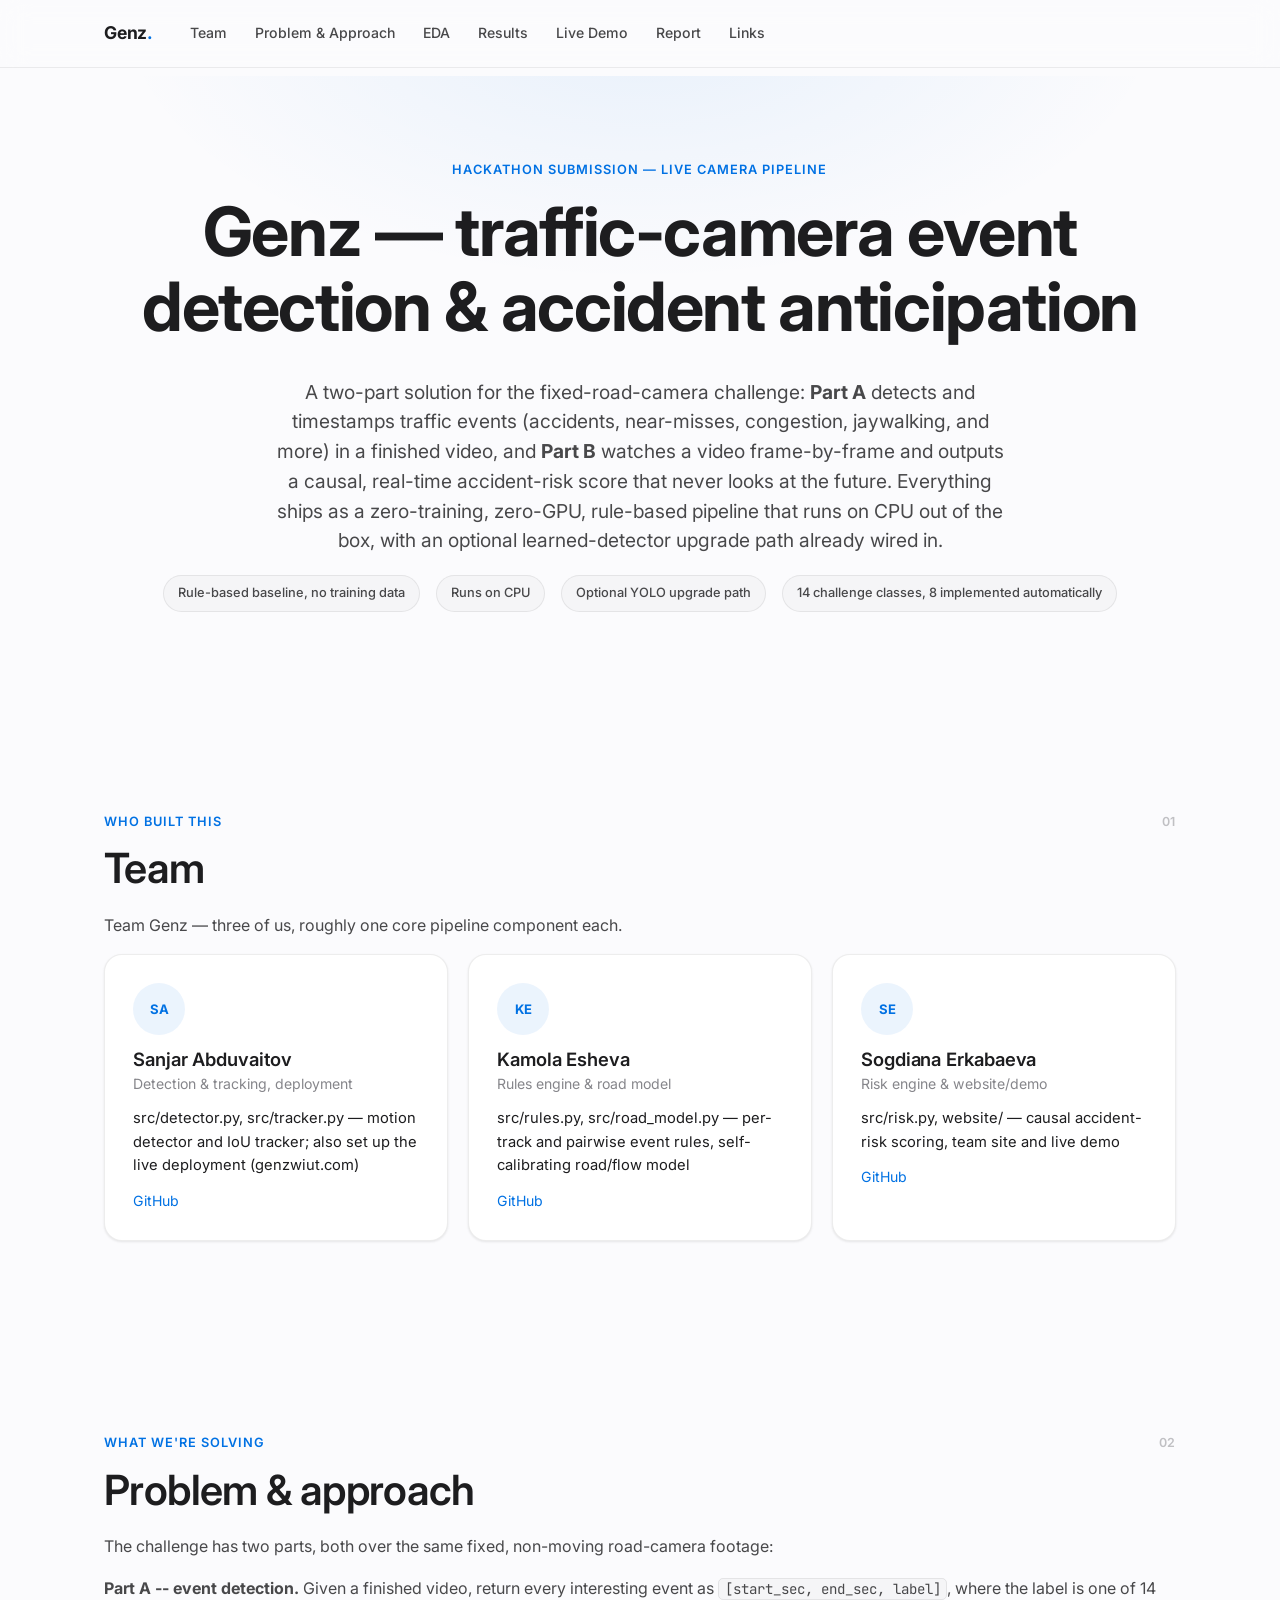
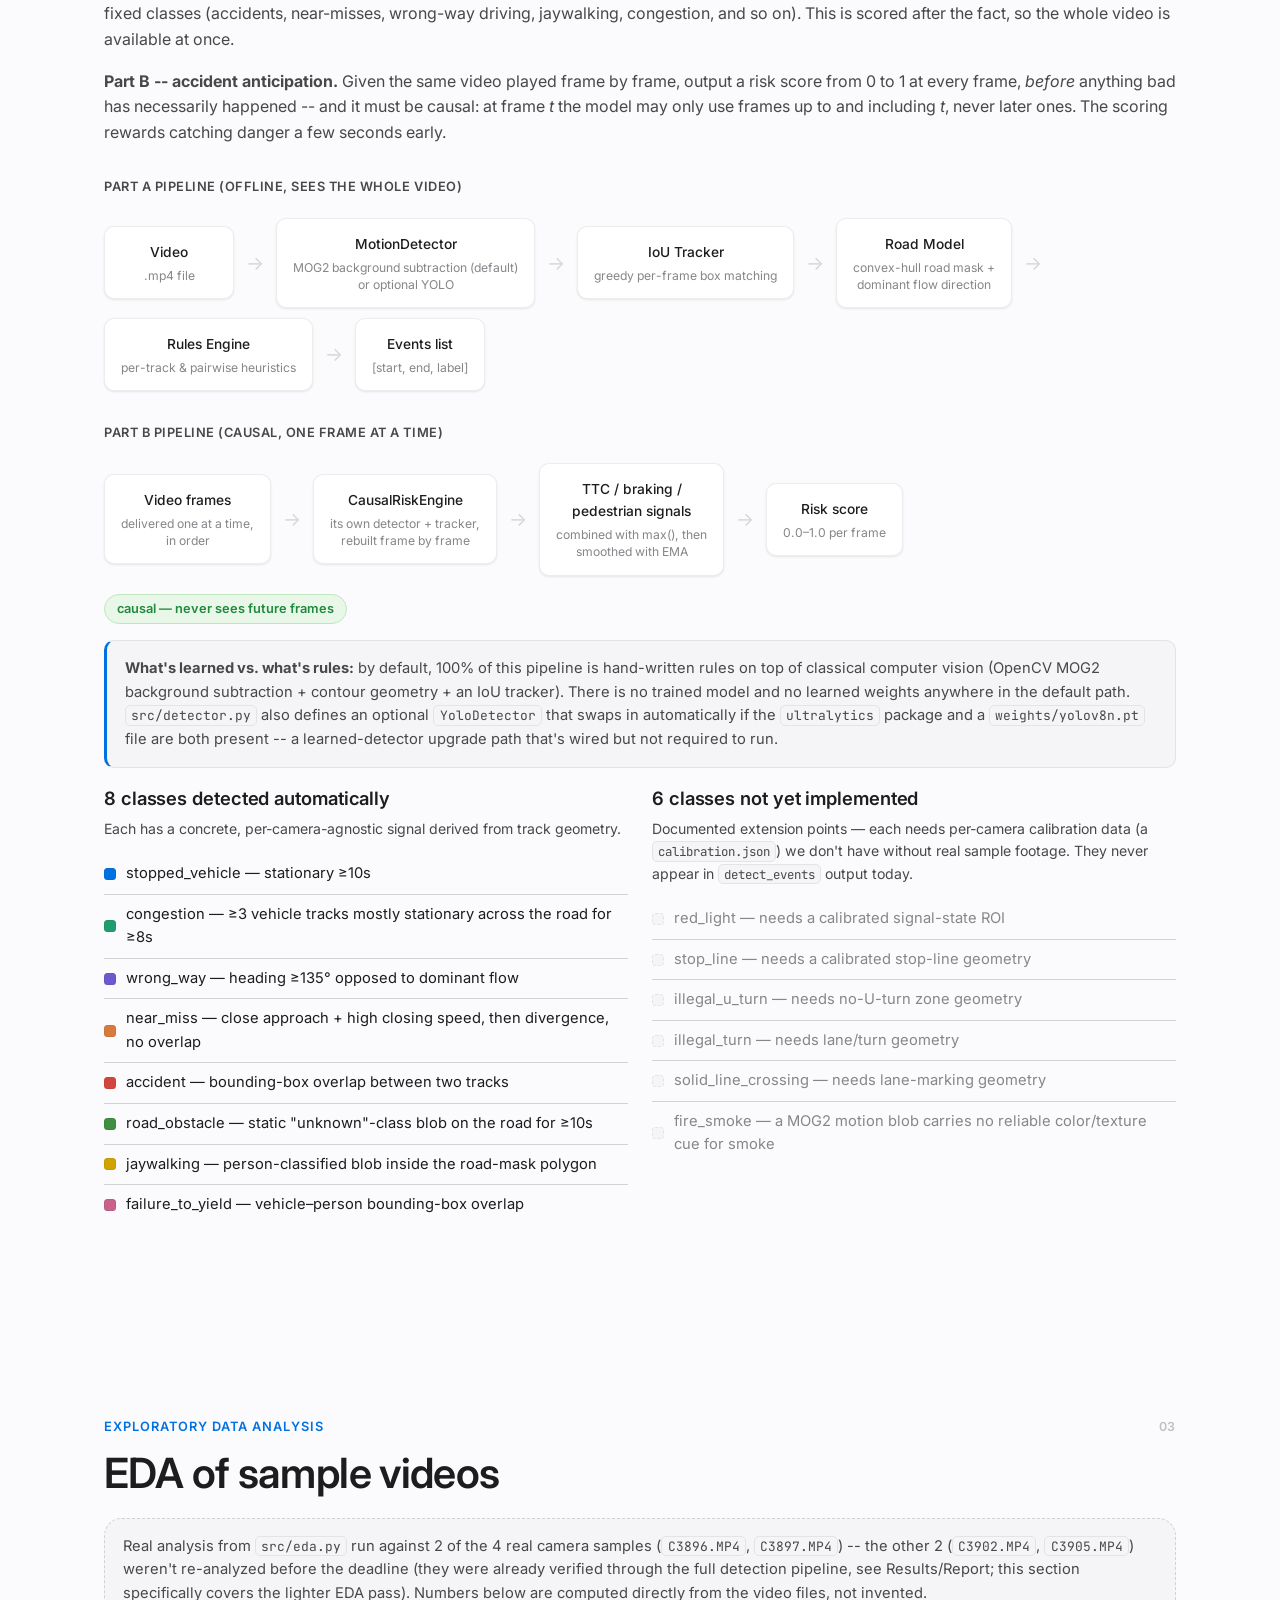
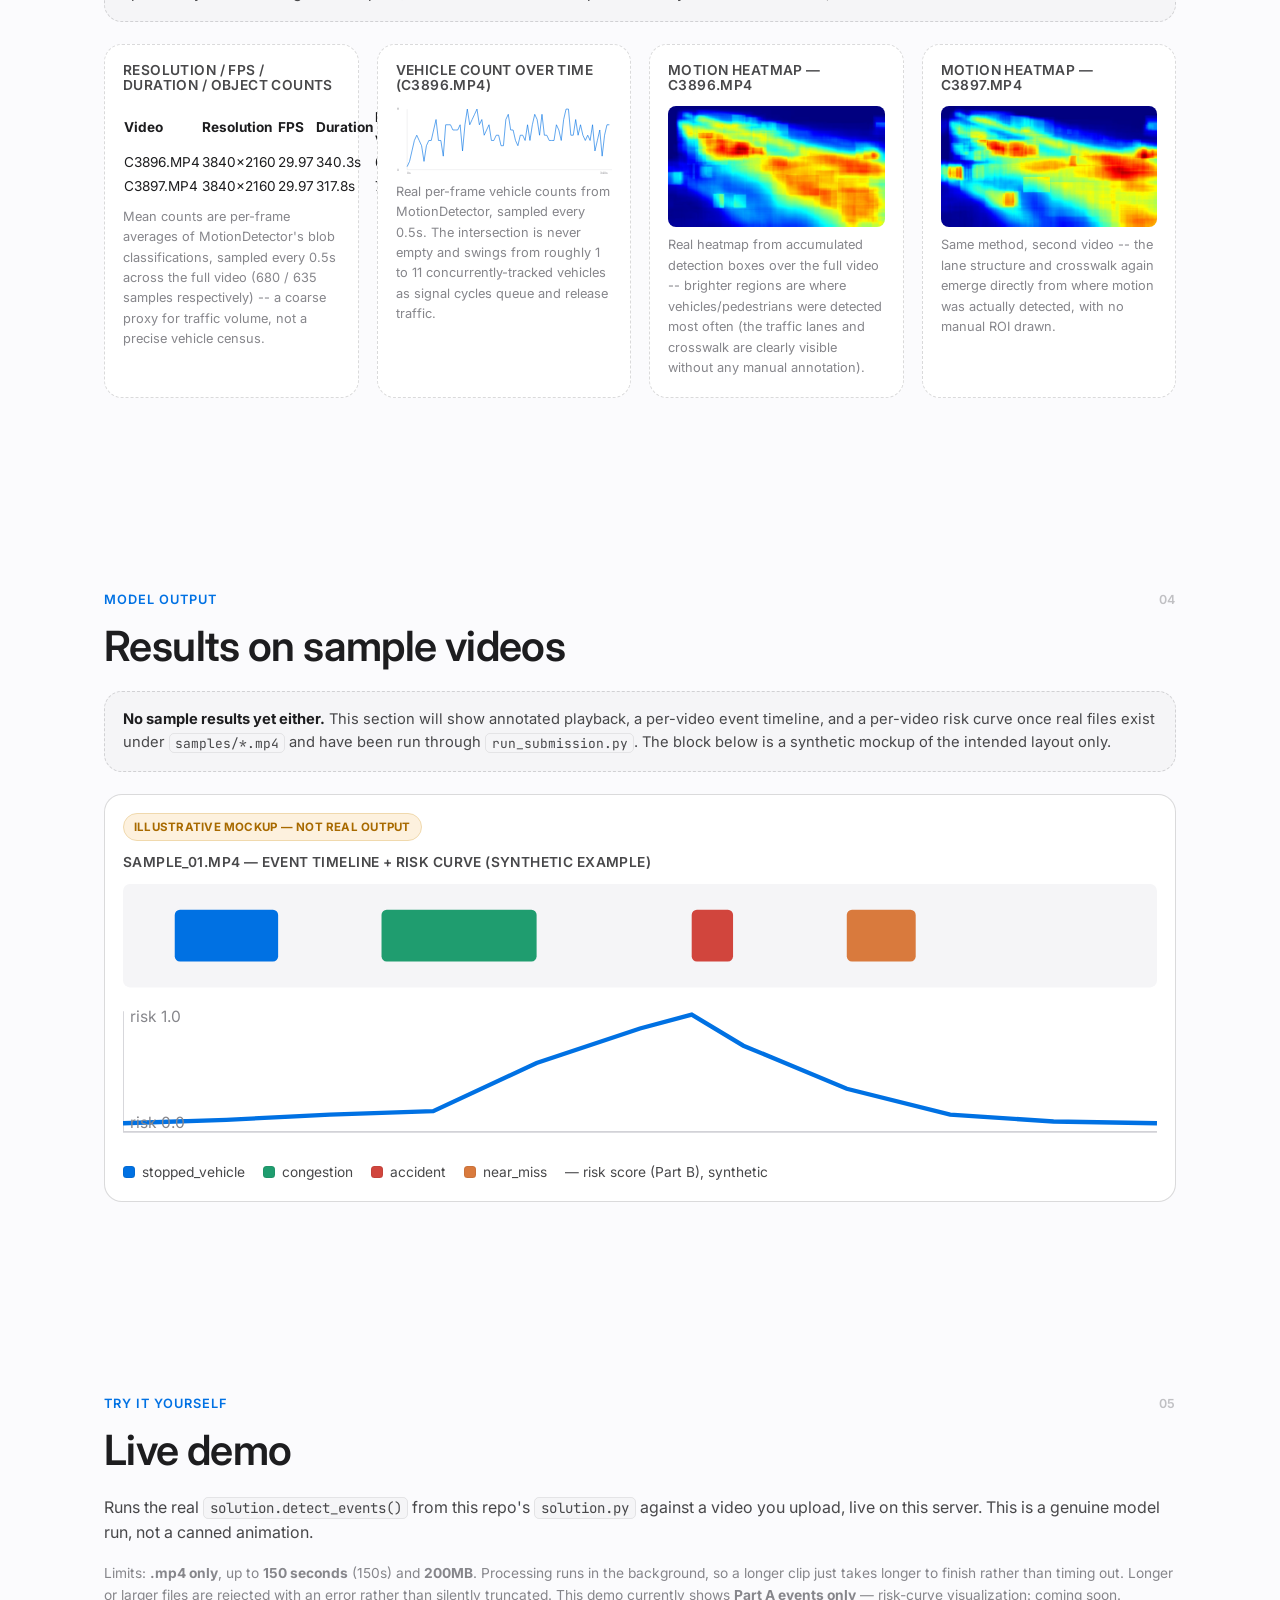
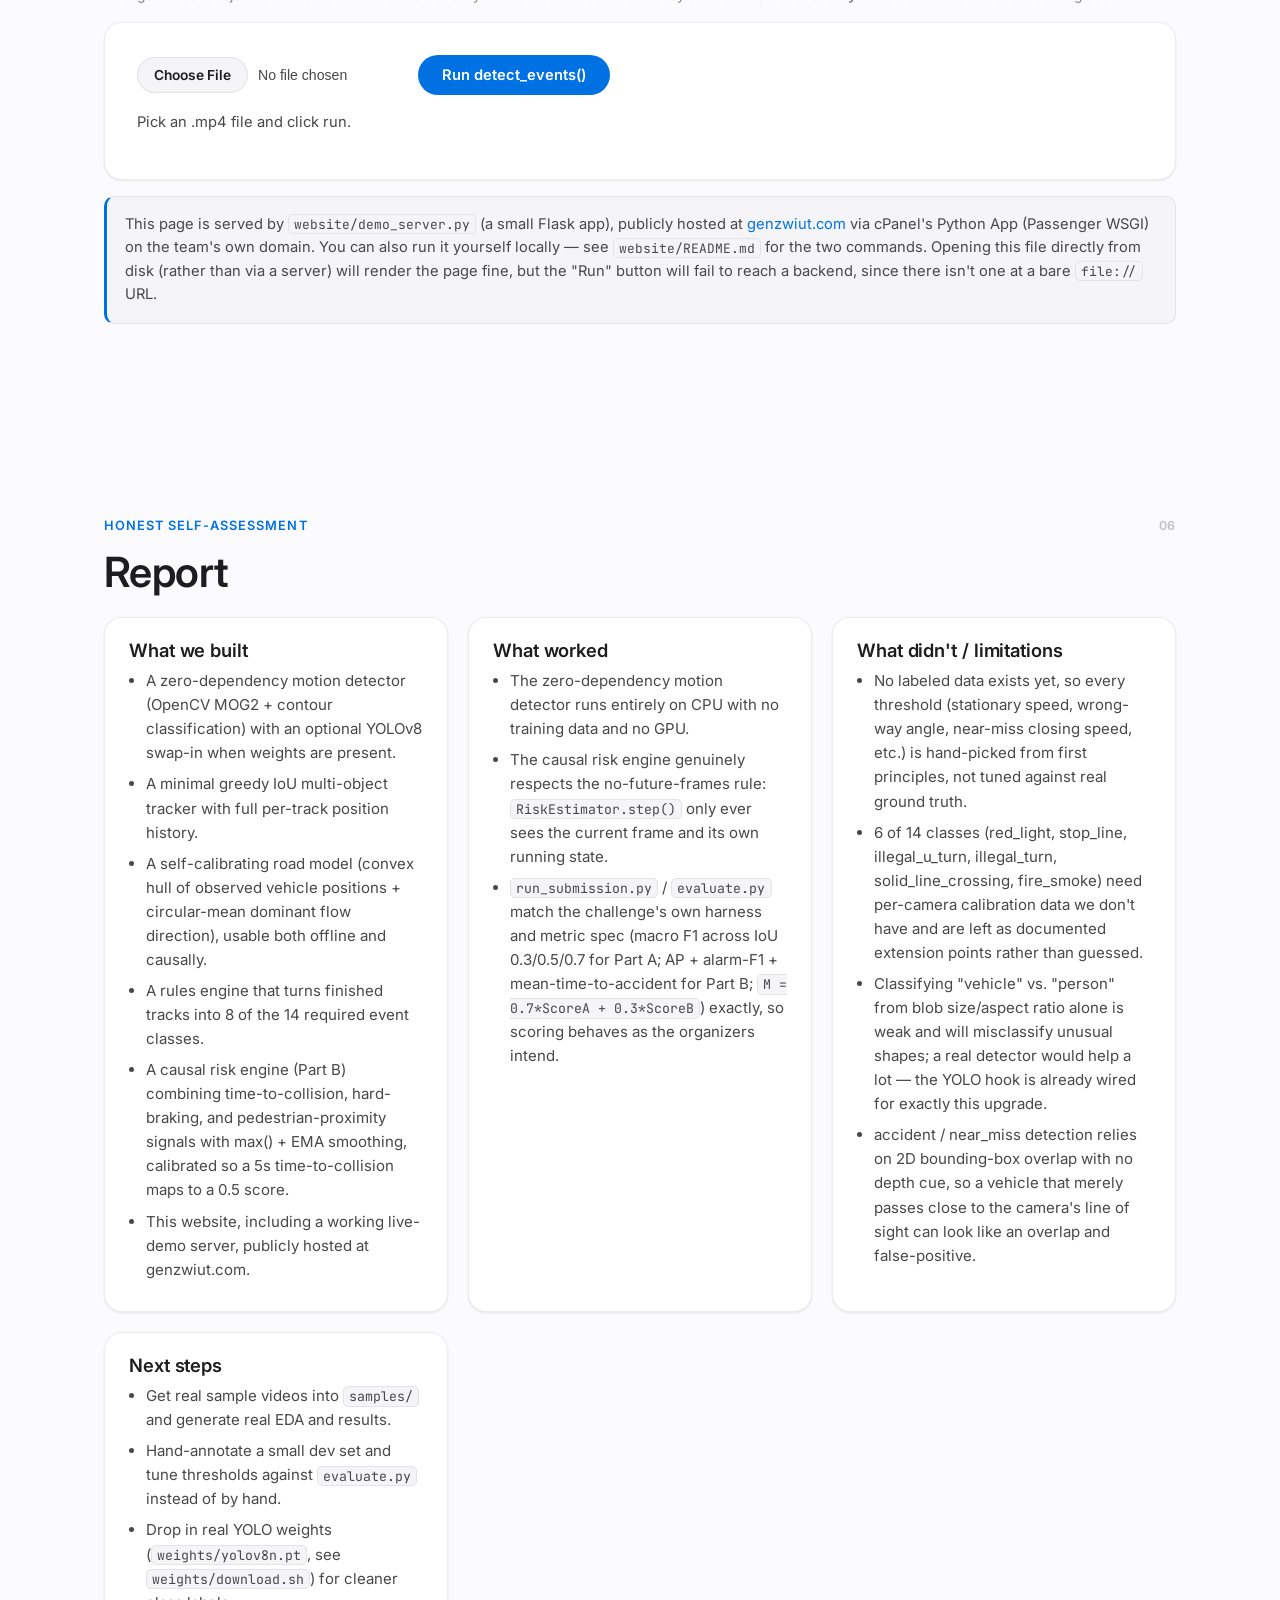
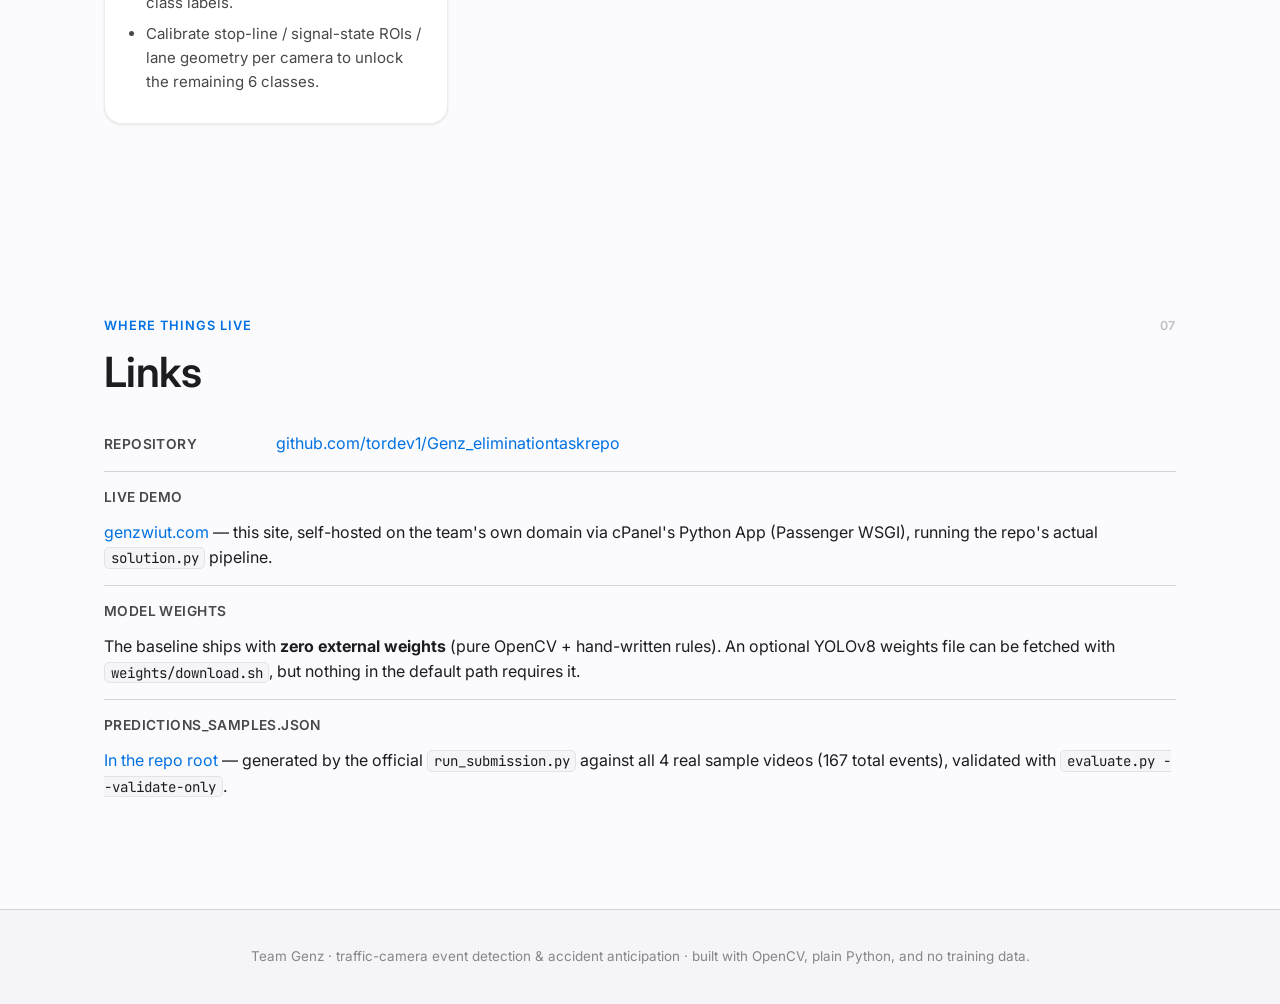
<file: website/index.html>
<!DOCTYPE html>
<html lang="en">
<head>
<meta charset="UTF-8" />
<meta name="viewport" content="width=device-width, initial-scale=1" />
<title>Genz -- Traffic Camera Event Detection &amp; Accident Anticipation</title>
<meta name="description" content="Team Genz hackathon submission: rule-based traffic event detection (Part A) and causal accident-risk anticipation (Part B) over fixed road-camera footage." />
<link rel="icon" href="data:image/svg+xml,%3Csvg xmlns='http://www.w3.org/2000/svg' viewBox='0 0 32 32'%3E%3Crect width='32' height='32' rx='8' fill='%23ffffff'/%3E%3Ccircle cx='16' cy='16' r='9' fill='none' stroke='%230071e3' stroke-width='2.5'/%3E%3Ccircle cx='16' cy='16' r='3.2' fill='%230071e3'/%3E%3C/svg%3E" />
<link rel="preconnect" href="https://fonts.googleapis.com" />
<link rel="preconnect" href="https://fonts.gstatic.com" crossorigin />
<link href="https://fonts.googleapis.com/css2?family=Inter:wght@400;500;600;700;800&amp;family=JetBrains+Mono:wght@400;500;700&amp;display=swap" rel="stylesheet" />
<link rel="stylesheet" href="assets/style.css" />
</head>
<body>

<header class="site-nav">
  <div class="nav-inner">
    <span class="brand">Genz<span class="dot">.</span></span>
    <nav class="links">
      <a href="#team">Team</a>
      <a href="#approach">Problem &amp; Approach</a>
      <a href="#eda">EDA</a>
      <a href="#results">Results</a>
      <a href="#demo">Live Demo</a>
      <a href="#report">Report</a>
      <a href="#links">Links</a>
    </nav>
  </div>
</header>

<main class="container">

  <!-- ============================================================ -->
  <section class="hero" id="top">
    <div class="section-kicker hero-kicker">Hackathon submission &mdash; live camera pipeline</div>
    <h1>Genz &mdash; traffic-camera event detection &amp; accident anticipation</h1>
    <p class="lede">
      A two-part solution for the fixed-road-camera challenge: <strong>Part A</strong>
      detects and timestamps traffic events (accidents, near-misses, congestion,
      jaywalking, and more) in a finished video, and <strong>Part B</strong> watches a
      video frame-by-frame and outputs a causal, real-time accident-risk score that
      never looks at the future. Everything ships as a zero-training,
      zero-GPU, rule-based pipeline that runs on CPU out of the box, with an
      optional learned-detector upgrade path already wired in.
    </p>
    <div class="hero-pills">
      <span class="pill">Rule-based baseline, no training data</span>
      <span class="pill">Runs on CPU</span>
      <span class="pill">Optional YOLO upgrade path</span>
      <span class="pill">14 challenge classes, 8 implemented automatically</span>
    </div>
  </section>

  <!-- ============================================================ -->
  <section id="team">
    <div class="section-kicker">Who built this</div>
    <h2>Team</h2>
    <p>
      Team Genz &mdash; three of us, roughly one core pipeline component each.
    </p>

    <div class="card-grid">
      <div class="card">
        <div class="avatar">SA</div>
        <h3>Sanjar Abduvaitov</h3>
        <div class="role">Detection &amp; tracking, deployment</div>
        <div class="did">src/detector.py, src/tracker.py &mdash; motion detector and IoU tracker; also set up the live deployment (genzwiut.com)</div>
        <div class="linkrow">
          <a href="https://github.com/tordev1">GitHub</a>
        </div>
      </div>

      <div class="card">
        <div class="avatar">KE</div>
        <h3>Kamola Esheva</h3>
        <div class="role">Rules engine &amp; road model</div>
        <div class="did">src/rules.py, src/road_model.py &mdash; per-track and pairwise event rules, self-calibrating road/flow model</div>
        <div class="linkrow">
          <a href="https://github.com/cq9yfqwr9v-netizen">GitHub</a>
        </div>
      </div>

      <div class="card">
        <div class="avatar">SE</div>
        <h3>Sogdiana Erkabaeva</h3>
        <div class="role">Risk engine &amp; website/demo</div>
        <div class="did">src/risk.py, website/ &mdash; causal accident-risk scoring, team site and live demo</div>
        <div class="linkrow">
          <a href="https://github.com/Sogd14ana">GitHub</a>
        </div>
      </div>
    </div>
  </section>

  <!-- ============================================================ -->
  <section id="approach">
    <div class="section-kicker">What we're solving</div>
    <h2>Problem &amp; approach</h2>
    <p>
      The challenge has two parts, both over the same fixed, non-moving road-camera
      footage:
    </p>
    <p>
      <strong>Part A -- event detection.</strong> Given a finished video, return every
      interesting event as <code>[start_sec, end_sec, label]</code>, where the label
      is one of 14 fixed classes (accidents, near-misses, wrong-way driving,
      jaywalking, congestion, and so on). This is scored after the fact, so the
      whole video is available at once.
    </p>
    <p>
      <strong>Part B -- accident anticipation.</strong> Given the same video played
      frame by frame, output a risk score from 0 to 1 at every frame, <em>before</em>
      anything bad has necessarily happened -- and it must be causal: at frame
      <em>t</em> the model may only use frames up to and including <em>t</em>, never
      later ones. The scoring rewards catching danger a few seconds early.
    </p>

    <div class="diagram-label">Part A pipeline (offline, sees the whole video)</div>
    <div class="pipeline parta">
      <div class="node">Video<small>.mp4 file</small></div>
      <span class="arrow">&rarr;</span>
      <div class="node">MotionDetector<small>MOG2 background subtraction (default)<br/>or optional YOLO</small></div>
      <span class="arrow">&rarr;</span>
      <div class="node">IoU Tracker<small>greedy per-frame box matching</small></div>
      <span class="arrow">&rarr;</span>
      <div class="node">Road Model<small>convex-hull road mask +<br/>dominant flow direction</small></div>
      <span class="arrow">&rarr;</span>
      <div class="node">Rules Engine<small>per-track &amp; pairwise heuristics</small></div>
      <span class="arrow">&rarr;</span>
      <div class="node">Events list<small>[start, end, label]</small></div>
    </div>

    <div class="diagram-label">Part B pipeline (causal, one frame at a time)</div>
    <div class="pipeline partb">
      <div class="node">Video frames<small>delivered one at a time,<br/>in order</small></div>
      <span class="arrow">&rarr;</span>
      <div class="node">CausalRiskEngine<small>its own detector + tracker,<br/>rebuilt frame by frame</small></div>
      <span class="arrow">&rarr;</span>
      <div class="node">TTC / braking /<br/>pedestrian signals<small>combined with max(), then<br/>smoothed with EMA</small></div>
      <span class="arrow">&rarr;</span>
      <div class="node">Risk score<small>0.0&ndash;1.0 per frame</small></div>
    </div>
    <span class="causal-note">causal &mdash; never sees future frames</span>

    <div class="note-box">
      <strong>What's learned vs. what's rules:</strong> by default, 100% of this
      pipeline is hand-written rules on top of classical computer vision
      (OpenCV MOG2 background subtraction + contour geometry + an IoU
      tracker). There is no trained model and no learned weights anywhere in
      the default path. <code>src/detector.py</code> also defines an optional
      <code>YoloDetector</code> that swaps in automatically if the
      <code>ultralytics</code> package and a <code>weights/yolov8n.pt</code>
      file are both present -- a learned-detector upgrade path that's wired
      but not required to run.
    </div>

    <div class="class-cols">
      <div>
        <h3>8 classes detected automatically</h3>
        <p style="font-size:0.88rem">Each has a concrete, per-camera-agnostic signal derived from track geometry.</p>
        <ul class="class-list">
          <li><span class="swatch" style="background:var(--ev-stopped_vehicle)"></span> stopped_vehicle &mdash; stationary &ge;10s</li>
          <li><span class="swatch" style="background:var(--ev-congestion)"></span> congestion &mdash; &ge;3 vehicle tracks mostly stationary across the road for &ge;8s</li>
          <li><span class="swatch" style="background:var(--ev-wrong_way)"></span> wrong_way &mdash; heading &ge;135&deg; opposed to dominant flow</li>
          <li><span class="swatch" style="background:var(--ev-near_miss)"></span> near_miss &mdash; close approach + high closing speed, then divergence, no overlap</li>
          <li><span class="swatch" style="background:var(--ev-accident)"></span> accident &mdash; bounding-box overlap between two tracks</li>
          <li><span class="swatch" style="background:var(--ev-road_obstacle)"></span> road_obstacle &mdash; static "unknown"-class blob on the road for &ge;10s</li>
          <li><span class="swatch" style="background:var(--ev-jaywalking)"></span> jaywalking &mdash; person-classified blob inside the road-mask polygon</li>
          <li><span class="swatch" style="background:var(--ev-failure_to_yield)"></span> failure_to_yield &mdash; vehicle&ndash;person bounding-box overlap</li>
        </ul>
      </div>
      <div>
        <h3>6 classes not yet implemented</h3>
        <p style="font-size:0.88rem">Documented extension points &mdash; each needs per-camera calibration data (a <code>calibration.json</code>) we don't have without real sample footage. They never appear in <code>detect_events</code> output today.</p>
        <ul class="class-list pending">
          <li><span class="swatch"></span> red_light &mdash; needs a calibrated signal-state ROI</li>
          <li><span class="swatch"></span> stop_line &mdash; needs a calibrated stop-line geometry</li>
          <li><span class="swatch"></span> illegal_u_turn &mdash; needs no-U-turn zone geometry</li>
          <li><span class="swatch"></span> illegal_turn &mdash; needs lane/turn geometry</li>
          <li><span class="swatch"></span> solid_line_crossing &mdash; needs lane-marking geometry</li>
          <li><span class="swatch"></span> fire_smoke &mdash; a MOG2 motion blob carries no reliable color/texture cue for smoke</li>
        </ul>
      </div>
    </div>
  </section>

  <!-- ============================================================ -->
  <section id="eda">
    <div class="section-kicker">Exploratory data analysis</div>
    <h2>EDA of sample videos</h2>
    <div class="notice">
      Real analysis from <code>src/eda.py</code> run against 2 of the 4 real
      camera samples (<code>C3896.MP4</code>, <code>C3897.MP4</code>) --
      the other 2 (<code>C3902.MP4</code>, <code>C3905.MP4</code>) weren't
      re-analyzed before the deadline (they were already verified through
      the full detection pipeline, see Results/Report; this section
      specifically covers the lighter EDA pass). Numbers below are computed
      directly from the video files, not invented.
    </div>

    <div class="chart-grid">
      <div class="chart-box">
        <h4>Resolution / FPS / duration / object counts</h4>
        <table style="width:100%; font-size:0.85rem; border-collapse:collapse">
          <thead>
            <tr><th style="text-align:left">Video</th><th style="text-align:left">Resolution</th><th style="text-align:left">FPS</th><th style="text-align:left">Duration</th><th style="text-align:left">Mean vehicles</th><th style="text-align:left">Mean people</th></tr>
          </thead>
          <tbody>
            <tr><td>C3896.MP4</td><td>3840&times;2160</td><td>29.97</td><td>340.3s</td><td>6.50</td><td>0.96</td></tr>
            <tr><td>C3897.MP4</td><td>3840&times;2160</td><td>29.97</td><td>317.8s</td><td>7.40</td><td>1.48</td></tr>
          </tbody>
        </table>
        <p style="font-size:0.8rem; color:var(--ink-muted); margin-top:8px">Mean counts are per-frame averages of MotionDetector's blob classifications, sampled every 0.5s across the full video (680 / 635 samples respectively) -- a coarse proxy for traffic volume, not a precise vehicle census.</p>
      </div>

      <div class="chart-box">
        <h4>Vehicle count over time (C3896.MP4)</h4>
        <svg viewBox="0 0 700 220" role="img" aria-label="Vehicle count over the duration of C3896.MP4, real sampled data">
          <line x1="36" y1="10" x2="36" y2="206" stroke="var(--gridline)" stroke-width="1"/>
          <line x1="36" y1="206" x2="700" y2="206" stroke="var(--gridline)" stroke-width="1"/>
          <text x="4" y="14" font-size="10" fill="var(--ink-muted)">11</text>
          <text x="4" y="210" font-size="10" fill="var(--ink-muted)">0</text>
          <text x="36" y="219" font-size="10" fill="var(--ink-muted)">0s</text>
          <text x="660" y="219" font-size="10" fill="var(--ink-muted)">340s</text>
          <polyline points="36.0,196.0 43.8,179.1 51.6,145.3 59.4,111.5 67.1,94.5 74.9,111.5 82.7,128.4 90.5,179.1 98.3,128.4 106.1,111.5 113.9,111.5 121.6,77.6 129.4,43.8 137.2,111.5 145.0,111.5 152.8,162.2 160.6,60.7 168.4,60.7 176.1,60.7 183.9,77.6 191.7,77.6 199.5,77.6 207.3,60.7 215.1,145.3 222.9,60.7 230.6,10.0 238.4,60.7 246.2,43.8 254.0,26.9 261.8,10.0 269.6,60.7 277.4,43.8 285.1,94.5 292.9,77.6 300.7,60.7 308.5,111.5 316.3,111.5 324.1,94.5 331.9,94.5 339.6,128.4 347.4,128.4 355.2,43.8 363.0,26.9 370.8,77.6 378.6,77.6 386.4,111.5 394.1,128.4 401.9,94.5 409.7,94.5 417.5,111.5 425.3,60.7 433.1,111.5 440.9,60.7 448.6,26.9 456.4,43.8 464.2,94.5 472.0,26.9 479.8,94.5 487.6,94.5 495.4,111.5 503.1,111.5 510.9,111.5 518.7,60.7 526.5,77.6 534.3,111.5 542.1,43.8 549.9,10.0 557.6,10.0 565.4,94.5 573.2,94.5 581.0,43.8 588.8,94.5 596.6,60.7 604.4,94.5 612.1,111.5 619.9,94.5 627.7,111.5 635.5,60.7 643.3,145.3 651.1,111.5 658.9,77.6 666.6,162.2 674.4,94.5 682.2,60.7 690.0,60.7" fill="none" stroke="var(--accent)" stroke-width="2"/>
        </svg>
        <p style="font-size:0.8rem; color:var(--ink-muted); margin-top:8px">Real per-frame vehicle counts from MotionDetector, sampled every 0.5s. The intersection is never empty and swings from roughly 1 to 11 concurrently-tracked vehicles as signal cycles queue and release traffic.</p>
      </div>

      <div class="chart-box">
        <h4>Motion heatmap &mdash; C3896.MP4</h4>
        <img src="assets/heatmap_C3896.jpg" alt="Motion heatmap of C3896.MP4 showing where detected motion concentrates in the frame" style="width:100%; border-radius:8px" />
        <p style="font-size:0.8rem; color:var(--ink-muted); margin-top:8px">Real heatmap from accumulated detection boxes over the full video -- brighter regions are where vehicles/pedestrians were detected most often (the traffic lanes and crosswalk are clearly visible without any manual annotation).</p>
      </div>

      <div class="chart-box">
        <h4>Motion heatmap &mdash; C3897.MP4</h4>
        <img src="assets/heatmap_C3897.jpg" alt="Motion heatmap of C3897.MP4 showing where detected motion concentrates in the frame" style="width:100%; border-radius:8px" />
        <p style="font-size:0.8rem; color:var(--ink-muted); margin-top:8px">Same method, second video -- the lane structure and crosswalk again emerge directly from where motion was actually detected, with no manual ROI drawn.</p>
      </div>
    </div>
  </section>

  <!-- ============================================================ -->
  <section id="results">
    <div class="section-kicker">Model output</div>
    <h2>Results on sample videos</h2>
    <div class="notice">
      <strong>No sample results yet either.</strong> This section will show
      annotated playback, a per-video event timeline, and a per-video risk
      curve once real files exist under <code>samples/*.mp4</code> and have
      been run through <code>run_submission.py</code>. The block below is a
      synthetic mockup of the intended layout only.
    </div>

    <div class="chart-box" style="border-style:solid">
      <span class="mockup-label">Illustrative mockup &mdash; not real output</span>
      <h4 style="margin-bottom:14px">sample_01.mp4 &mdash; event timeline + risk curve (synthetic example)</h4>

      <svg viewBox="0 0 600 60" role="img" aria-label="Illustrative synthetic event timeline">
        <rect x="0" y="0" width="600" height="60" fill="var(--surface-2)" rx="4"/>
        <rect x="30" y="15" width="60" height="30" rx="3" fill="var(--ev-stopped_vehicle)"/>
        <rect x="150" y="15" width="90" height="30" rx="3" fill="var(--ev-congestion)"/>
        <rect x="330" y="15" width="24" height="30" rx="3" fill="var(--ev-accident)"/>
        <rect x="420" y="15" width="40" height="30" rx="3" fill="var(--ev-near_miss)"/>
      </svg>

      <svg viewBox="0 0 600 90" role="img" aria-label="Illustrative synthetic risk curve" style="margin-top:6px">
        <line x1="0" y1="80" x2="600" y2="80" stroke="var(--gridline)" stroke-width="1"/>
        <line x1="0" y1="10" x2="0" y2="80" stroke="var(--gridline)" stroke-width="1"/>
        <polyline
          points="0,75 60,73 120,70 180,68 240,40 300,20 330,12 360,30 420,55 480,70 540,74 600,75"
          fill="none" stroke="var(--ev-stopped_vehicle)" stroke-width="2.5" />
        <text x="4" y="16" font-size="9" fill="var(--ink-muted)">risk 1.0</text>
        <text x="4" y="78" font-size="9" fill="var(--ink-muted)">risk 0.0</text>
      </svg>

      <div class="legend">
        <span class="item"><span class="swatch" style="background:var(--ev-stopped_vehicle)"></span>stopped_vehicle</span>
        <span class="item"><span class="swatch" style="background:var(--ev-congestion)"></span>congestion</span>
        <span class="item"><span class="swatch" style="background:var(--ev-accident)"></span>accident</span>
        <span class="item"><span class="swatch" style="background:var(--ev-near_miss)"></span>near_miss</span>
        <span class="item">&mdash; risk score (Part B), synthetic</span>
      </div>
    </div>
  </section>

  <!-- ============================================================ -->
  <section id="demo">
    <div class="section-kicker">Try it yourself</div>
    <h2>Live demo</h2>
    <p>
      Runs the real <code>solution.detect_events()</code> from this repo's
      <code>solution.py</code> against a video you upload, live on this
      server. This is a genuine model run, not a canned animation.
    </p>
    <p class="limits-text">
      Limits: <strong>.mp4 only</strong>, up to <strong>150 seconds</strong>
      (<span id="demo-max-seconds">150</span>s) and <strong>200MB</strong>. Processing runs in the
      background, so a longer clip just takes longer to finish rather than
      timing out. Longer or larger files are rejected with an error rather
      than silently truncated.
      This demo currently shows <strong>Part A events only</strong> &mdash; risk-curve
      visualization: coming soon.
    </p>

    <div class="demo-panel">
      <form class="demo-controls" onsubmit="return false;">
        <input type="file" id="demo-file" accept=".mp4,video/mp4" />
        <button type="submit" id="demo-run" class="run-btn">Run detect_events()</button>
      </form>

      <div class="status-line" id="demo-status">
        <span class="spinner" id="demo-spinner"></span>
        <span id="demo-status-text">Pick an .mp4 file and click run.</span>
      </div>

      <div class="timeline-wrap" id="demo-timeline-wrap">
        <div class="timeline-axis" id="demo-timeline-axis"></div>
        <div class="timeline-ticks" id="demo-timeline-ticks"></div>
        <div class="legend" id="demo-legend"></div>

        <table class="events-table">
          <thead>
            <tr><th></th><th>Class</th><th>Start</th><th>End</th><th>Duration</th></tr>
          </thead>
          <tbody id="demo-table-body"></tbody>
        </table>
      </div>
      <div class="empty-state" id="demo-empty-state" style="display:none"></div>
    </div>

    <div class="note-box">
      This page is served by <code>website/demo_server.py</code> (a small
      Flask app), publicly hosted at <a href="https://genzwiut.com">genzwiut.com</a>
      via cPanel's Python App (Passenger WSGI) on the team's own domain. You
      can also run it yourself locally &mdash; see <code>website/README.md</code>
      for the two commands. Opening this file directly from disk (rather
      than via a server) will render the page fine, but the "Run" button
      will fail to reach a backend, since there isn't one at a bare
      <code>file://</code> URL.
    </div>
  </section>

  <!-- ============================================================ -->
  <section id="report">
    <div class="section-kicker">Honest self-assessment</div>
    <h2>Report</h2>

    <div class="report-grid">
      <div class="report-block">
        <h3>What we built</h3>
        <ul>
          <li>A zero-dependency motion detector (OpenCV MOG2 + contour classification) with an optional YOLOv8 swap-in when weights are present.</li>
          <li>A minimal greedy IoU multi-object tracker with full per-track position history.</li>
          <li>A self-calibrating road model (convex hull of observed vehicle positions + circular-mean dominant flow direction), usable both offline and causally.</li>
          <li>A rules engine that turns finished tracks into 8 of the 14 required event classes.</li>
          <li>A causal risk engine (Part B) combining time-to-collision, hard-braking, and pedestrian-proximity signals with max() + EMA smoothing, calibrated so a 5s time-to-collision maps to a 0.5 score.</li>
          <li>This website, including a working live-demo server, publicly hosted at genzwiut.com.</li>
        </ul>
      </div>
      <div class="report-block">
        <h3>What worked</h3>
        <ul>
          <li>The zero-dependency motion detector runs entirely on CPU with no training data and no GPU.</li>
          <li>The causal risk engine genuinely respects the no-future-frames rule: <code>RiskEstimator.step()</code> only ever sees the current frame and its own running state.</li>
          <li><code>run_submission.py</code> / <code>evaluate.py</code> match the challenge's own harness and metric spec (macro F1 across IoU 0.3/0.5/0.7 for Part A; AP + alarm-F1 + mean-time-to-accident for Part B; <code>M = 0.7*ScoreA + 0.3*ScoreB</code>) exactly, so scoring behaves as the organizers intend.</li>
        </ul>
      </div>
      <div class="report-block">
        <h3>What didn't / limitations</h3>
        <ul>
          <li>No labeled data exists yet, so every threshold (stationary speed, wrong-way angle, near-miss closing speed, etc.) is hand-picked from first principles, not tuned against real ground truth.</li>
          <li>6 of 14 classes (red_light, stop_line, illegal_u_turn, illegal_turn, solid_line_crossing, fire_smoke) need per-camera calibration data we don't have and are left as documented extension points rather than guessed.</li>
          <li>Classifying "vehicle" vs. "person" from blob size/aspect ratio alone is weak and will misclassify unusual shapes; a real detector would help a lot &mdash; the YOLO hook is already wired for exactly this upgrade.</li>
          <li>accident / near_miss detection relies on 2D bounding-box overlap with no depth cue, so a vehicle that merely passes close to the camera's line of sight can look like an overlap and false-positive.</li>
        </ul>
      </div>
      <div class="report-block">
        <h3>Next steps</h3>
        <ul>
          <li>Get real sample videos into <code>samples/</code> and generate real EDA and results.</li>
          <li>Hand-annotate a small dev set and tune thresholds against <code>evaluate.py</code> instead of by hand.</li>
          <li>Drop in real YOLO weights (<code>weights/yolov8n.pt</code>, see <code>weights/download.sh</code>) for cleaner class labels.</li>
          <li>Calibrate stop-line / signal-state ROIs / lane geometry per camera to unlock the remaining 6 classes.</li>
        </ul>
      </div>
    </div>
  </section>

  <!-- ============================================================ -->
  <section id="links">
    <div class="section-kicker">Where things live</div>
    <h2>Links</h2>
    <ul class="links-list">
      <li>
        <span class="label">Repository</span>
        <span><a href="https://github.com/tordev1/Genz_eliminationtaskrepo">github.com/tordev1/Genz_eliminationtaskrepo</a></span>
      </li>
      <li>
        <span class="label">Live demo</span>
        <span><a href="https://genzwiut.com">genzwiut.com</a> &mdash; this site, self-hosted on the team's own domain via cPanel's Python App (Passenger WSGI), running the repo's actual <code>solution.py</code> pipeline.</span>
      </li>
      <li>
        <span class="label">Model weights</span>
        <span>The baseline ships with <strong>zero external weights</strong> (pure OpenCV + hand-written rules). An optional YOLOv8 weights file can be fetched with <code>weights/download.sh</code>, but nothing in the default path requires it.</span>
      </li>
      <li>
        <span class="label">predictions_samples.json</span>
        <span><a href="https://github.com/tordev1/Genz_eliminationtaskrepo/blob/main/predictions_samples.json">In the repo root</a> &mdash; generated by the official <code>run_submission.py</code> against all 4 real sample videos (167 total events), validated with <code>evaluate.py --validate-only</code>.</span>
      </li>
    </ul>
  </section>

</main>

<footer>
  Team Genz &middot; traffic-camera event detection &amp; accident anticipation &middot;
  built with OpenCV, plain Python, and no training data.
</footer>

<script src="assets/demo.js"></script>
</body>
</html>
</file>
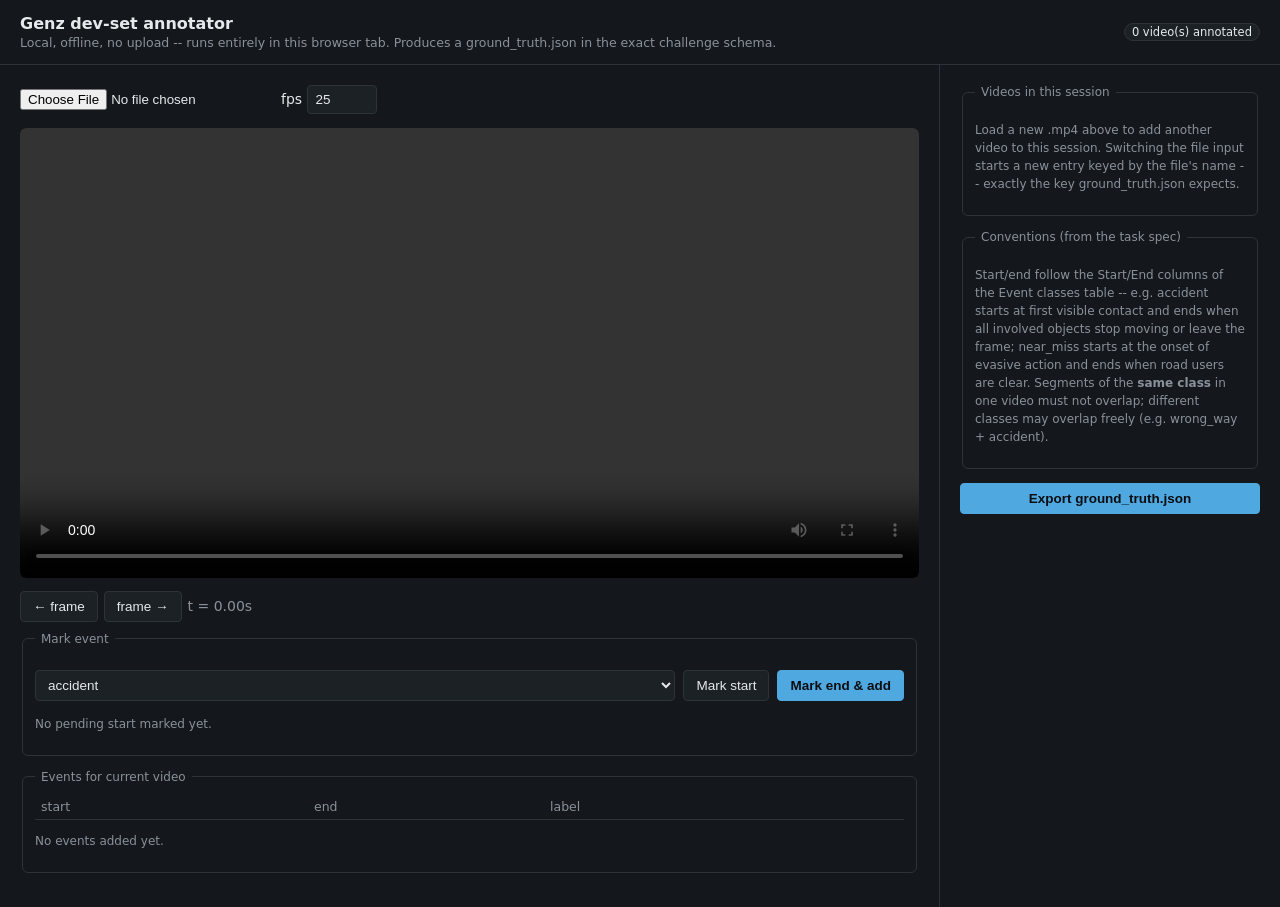
<file: tools/annotate.html>
<!DOCTYPE html>
<html lang="en">
<head>
<meta charset="UTF-8">
<title>Genz dev-set annotator</title>
<style>
  :root {
    --bg: #14181c; --panel: #1c2126; --border: #2c333a; --text: #e6e9ec;
    --dim: #8a9199; --accent: #4fa8e0; --danger: #e05c5c; --ok: #4fbf7f;
  }
  * { box-sizing: border-box; }
  body {
    margin: 0; background: var(--bg); color: var(--text);
    font-family: system-ui, -apple-system, sans-serif; font-size: 14px;
  }
  header {
    padding: 14px 20px; border-bottom: 1px solid var(--border);
    display: flex; justify-content: space-between; align-items: center; flex-wrap: wrap; gap: 8px;
  }
  header h1 { font-size: 16px; margin: 0; }
  header p { margin: 2px 0 0; color: var(--dim); font-size: 12.5px; }
  main { display: grid; grid-template-columns: 1fr 340px; gap: 0; min-height: calc(100vh - 60px); }
  @media (max-width: 900px) { main { grid-template-columns: 1fr; } }
  .video-pane { padding: 20px; border-right: 1px solid var(--border); }
  .side-pane { padding: 20px; overflow-y: auto; }
  video { width: 100%; max-height: 60vh; background: #000; border-radius: 6px; }
  .file-row { display: flex; gap: 8px; align-items: center; margin-bottom: 14px; flex-wrap: wrap; }
  input[type=file] { color: var(--text); }
  input[type=number], input[type=text], select {
    background: var(--panel); color: var(--text); border: 1px solid var(--border);
    border-radius: 4px; padding: 6px 8px; font-size: 13.5px;
  }
  button {
    background: var(--panel); color: var(--text); border: 1px solid var(--border);
    border-radius: 4px; padding: 7px 12px; font-size: 13.5px; cursor: pointer;
  }
  button:hover { border-color: var(--accent); }
  button.primary { background: var(--accent); border-color: var(--accent); color: #0a0e12; font-weight: 600; }
  button.danger { color: var(--danger); }
  .transport { display: flex; gap: 6px; align-items: center; margin: 10px 0; flex-wrap: wrap; }
  .transport .t { color: var(--dim); font-variant-numeric: tabular-nums; min-width: 90px; }
  .mark-row { display: flex; gap: 8px; align-items: center; margin: 14px 0; flex-wrap: wrap; }
  .mark-row select { flex: 1; min-width: 160px; }
  fieldset { border: 1px solid var(--border); border-radius: 6px; padding: 10px 12px; margin-bottom: 14px; }
  legend { color: var(--dim); font-size: 12px; padding: 0 6px; }
  table { width: 100%; border-collapse: collapse; font-size: 12.5px; }
  th, td { text-align: left; padding: 5px 6px; border-bottom: 1px solid var(--border); }
  th { color: var(--dim); font-weight: 500; }
  .pill { display: inline-block; padding: 1px 7px; border-radius: 10px; background: var(--panel); border: 1px solid var(--border); font-size: 11.5px; }
  .video-list { list-style: none; margin: 0; padding: 0; }
  .video-list li {
    display: flex; justify-content: space-between; align-items: center;
    padding: 6px 8px; border-radius: 4px; cursor: pointer; margin-bottom: 2px;
  }
  .video-list li:hover { background: var(--panel); }
  .video-list li.active { background: #24313d; }
  .video-list .count { color: var(--dim); font-size: 11.5px; }
  .hint { color: var(--dim); font-size: 12px; line-height: 1.5; }
  .pending { color: var(--ok); font-weight: 600; }
  a.export-link {
    display: block; text-align: center; margin-top: 10px; padding: 9px;
    background: var(--ok); color: #06210f; border-radius: 4px; text-decoration: none; font-weight: 600;
  }
</style>
</head>
<body>

<header>
  <div>
    <h1>Genz dev-set annotator</h1>
    <p>Local, offline, no upload -- runs entirely in this browser tab. Produces a ground_truth.json in the exact challenge schema.</p>
  </div>
  <div class="pill" id="video-count">0 video(s) annotated</div>
</header>

<main>
  <div class="video-pane">
    <div class="file-row">
      <input type="file" id="file-input" accept="video/mp4">
      <label>fps <input type="number" id="fps-input" value="25" min="1" step="0.01" style="width:70px"></label>
    </div>

    <video id="player" controls></video>

    <div class="transport">
      <button id="step-back">&larr; frame</button>
      <button id="step-fwd">frame &rarr;</button>
      <span class="t" id="time-display">t = 0.00s</span>
    </div>

    <fieldset>
      <legend>Mark event</legend>
      <div class="mark-row">
        <select id="class-select"></select>
        <button id="mark-start">Mark start</button>
        <button id="mark-end" class="primary">Mark end &amp; add</button>
      </div>
      <p class="hint" id="pending-hint">No pending start marked yet.</p>
    </fieldset>

    <fieldset>
      <legend>Events for current video</legend>
      <table>
        <thead><tr><th>start</th><th>end</th><th>label</th><th></th></tr></thead>
        <tbody id="events-body"></tbody>
      </table>
      <p class="hint" id="no-events-hint">No events added yet.</p>
    </fieldset>
  </div>

  <div class="side-pane">
    <fieldset>
      <legend>Videos in this session</legend>
      <ul class="video-list" id="video-list"></ul>
      <p class="hint">Load a new .mp4 above to add another video to this session. Switching the file input starts a new entry keyed by the file's name -- exactly the key ground_truth.json expects.</p>
    </fieldset>

    <fieldset>
      <legend>Conventions (from the task spec)</legend>
      <p class="hint">
        Start/end follow the Start/End columns of the Event classes table --
        e.g. accident starts at first visible contact and ends when all
        involved objects stop moving or leave the frame; near_miss starts at
        the onset of evasive action and ends when road users are clear.
        Segments of the <b>same class</b> in one video must not overlap;
        different classes may overlap freely (e.g. wrong_way + accident).
      </p>
    </fieldset>

    <button class="primary" id="export-btn" style="width:100%">Export ground_truth.json</button>
    <a id="export-link" class="export-link" style="display:none" download="ground_truth.json">Click to save the file</a>
  </div>
</main>

<script>
const CLASSES = [
  "accident", "near_miss", "red_light", "wrong_way", "illegal_u_turn",
  "stopped_vehicle", "jaywalking", "failure_to_yield", "illegal_turn",
  "solid_line_crossing", "stop_line", "congestion", "road_obstacle", "fire_smoke",
];

const state = { videos: {}, currentName: null, pendingStart: null };

const el = (id) => document.getElementById(id);
const player = el('player');
const fpsInput = el('fps-input');
const classSelect = el('class-select');

for (const c of CLASSES) {
  const opt = document.createElement('option');
  opt.value = c; opt.textContent = c;
  classSelect.appendChild(opt);
}

function loadSaved() {
  try {
    const raw = localStorage.getItem('genz_annotate_session');
    if (raw) state.videos = JSON.parse(raw).videos || {};
  } catch (e) { /* private window / blocked storage: just start empty */ }
}
function persist() {
  try {
    localStorage.setItem('genz_annotate_session', JSON.stringify({ videos: state.videos }));
  } catch (e) { /* non-critical convenience only */ }
}
loadSaved();

el('file-input').addEventListener('change', (e) => {
  const file = e.target.files[0];
  if (!file) return;
  const url = URL.createObjectURL(file);
  player.src = url;
  state.currentName = file.name;
  if (!state.videos[file.name]) {
    state.videos[file.name] = { duration: 0, fps: parseFloat(fpsInput.value) || 25, events: [] };
  }
  player.onloadedmetadata = () => {
    state.videos[file.name].duration = Math.round(player.duration * 100) / 100;
    renderAll();
  };
  state.pendingStart = null;
  renderAll();
});

fpsInput.addEventListener('change', () => {
  if (state.currentName) {
    state.videos[state.currentName].fps = parseFloat(fpsInput.value) || 25;
    persist();
  }
});

function frameStep(dir) {
  const fps = parseFloat(fpsInput.value) || 25;
  player.currentTime = Math.max(0, player.currentTime + dir * (1 / fps));
}
el('step-back').addEventListener('click', () => frameStep(-1));
el('step-fwd').addEventListener('click', () => frameStep(1));
player.addEventListener('timeupdate', () => {
  el('time-display').textContent = `t = ${player.currentTime.toFixed(2)}s`;
});

el('mark-start').addEventListener('click', () => {
  state.pendingStart = player.currentTime;
  el('pending-hint').textContent = `Pending start: ${state.pendingStart.toFixed(2)}s -- now play/seek to the end and click "Mark end".`;
  el('pending-hint').className = 'hint pending';
});

el('mark-end').addEventListener('click', () => {
  if (!state.currentName) { alert('Load a video first.'); return; }
  if (state.pendingStart === null) { alert('Mark a start time first.'); return; }
  const end = player.currentTime;
  const start = state.pendingStart;
  if (!(start < end)) { alert('End must be after start -- seek forward first.'); return; }
  const label = classSelect.value;
  state.videos[state.currentName].events.push([
    Math.round(start * 100) / 100, Math.round(end * 100) / 100, label,
  ]);
  state.pendingStart = null;
  el('pending-hint').textContent = 'No pending start marked yet.';
  el('pending-hint').className = 'hint';
  persist();
  renderAll();
});

function deleteEvent(name, idx) {
  state.videos[name].events.splice(idx, 1);
  persist();
  renderAll();
}

function switchTo(name) {
  // Re-select: the browser can't reopen a file picker's file programmatically,
  // so switching just changes which video's event table/list is shown; to
  // actually re-view that video's frames, re-pick it from the file input.
  state.currentName = name;
  fpsInput.value = state.videos[name].fps;
  renderAll();
}

function renderAll() {
  // video list
  const names = Object.keys(state.videos);
  el('video-count').textContent = `${names.length} video(s) annotated`;
  const list = el('video-list');
  list.innerHTML = '';
  for (const name of names) {
    const li = document.createElement('li');
    if (name === state.currentName) li.className = 'active';
    const label = document.createElement('span');
    label.textContent = name;
    const count = document.createElement('span');
    count.className = 'count';
    count.textContent = `${state.videos[name].events.length} event(s)`;
    li.appendChild(label);
    li.appendChild(count);
    li.addEventListener('click', () => switchTo(name));
    list.appendChild(li);
  }

  // events table
  const body = el('events-body');
  body.innerHTML = '';
  const events = state.currentName ? state.videos[state.currentName].events : [];
  el('no-events-hint').style.display = events.length ? 'none' : 'block';
  events.forEach((ev, idx) => {
    const tr = document.createElement('tr');
    const [s, e, label] = ev;
    tr.innerHTML = `<td>${s.toFixed(2)}</td><td>${e.toFixed(2)}</td><td>${label}</td>`;
    const tdBtn = document.createElement('td');
    const btn = document.createElement('button');
    btn.textContent = 'delete'; btn.className = 'danger';
    btn.addEventListener('click', () => deleteEvent(state.currentName, idx));
    tdBtn.appendChild(btn);
    tr.appendChild(tdBtn);
    body.appendChild(tr);
  });
}

el('export-btn').addEventListener('click', () => {
  const out = {};
  for (const [name, v] of Object.entries(state.videos)) {
    out[name] = { duration: v.duration, fps: v.fps, events: v.events };
  }
  const blob = new Blob([JSON.stringify(out, null, 1)], { type: 'application/json' });
  const url = URL.createObjectURL(blob);
  const link = el('export-link');
  link.href = url;
  link.style.display = 'block';
  link.textContent = `Save ground_truth.json (${Object.keys(out).length} video(s))`;
});

renderAll();
</script>

</body>
</html>
</file>
<file: website/assets/style.css>
/* Team Genz -- hackathon submission website
   Plain CSS, no build step, no framework. Mobile-first, flex/grid layout
   that wraps instead of relying on fixed widths (rubric: "works on a phone").

   Visual language: Apple.com-style -- near-white/near-black neutrals, one
   restrained accent blue, large confident type, generous whitespace, soft
   shadows, gentle rounded corners, quiet transitions. Light by default with
   a matching prefers-color-scheme: dark variant below.

   Color roles are defined once here as custom properties and reused by
   assets/demo.js (it reads --ev-<label> at runtime) and by the static SVG
   mockups below, so the whole page shares one palette. See the dataviz
   notes in the HTML comments near the legend for why these eight hues and
   this order were chosen.
*/

:root {
  color-scheme: light;

  /* type -- Inter stands in for SF Pro across display + body; JetBrains
     Mono is kept only for literal <code> snippets, not UI chrome. */
  --font-display: "Inter", -apple-system, BlinkMacSystemFont, "Segoe UI", system-ui, sans-serif;
  --font-body: "Inter", -apple-system, BlinkMacSystemFont, "Segoe UI", system-ui, sans-serif;
  --font-mono: "JetBrains Mono", "SFMono-Regular", Consolas, monospace;

  /* chrome & ink */
  --page: #fbfbfd;
  --surface: #ffffff;
  --surface-2: #f5f5f7;
  --ink: #1d1d1f;
  --ink-2: #48484a;
  --ink-muted: #86868b;
  --gridline: #d2d2d7;
  --border: rgba(29, 29, 31, 0.08);
  --border-strong: rgba(29, 29, 31, 0.16);

  /* the one accent -- Apple's own system blue, understated and on-brand
     for a traffic/CV context too */
  --accent: #0071e3;
  --accent-hover: #0077ed;
  --accent-active: #0068d1;
  --accent-ink: #ffffff;
  --accent-tint: rgba(0, 113, 227, 0.08);

  /* semantic status tints (never reused for categorical series) */
  --status-good: #1f8a3d;
  --status-warning: #a86a00;
  --status-serious: #c1562c;
  --status-critical: #c22b2b;
  --tint-warning-bg: #fdf1de;
  --tint-warning-border: #f0d9ad;
  --tint-good-bg: #e9f7e9;
  --tint-good-border: #bfe6bf;

  /* categorical event-class palette, fixed order, never cycled --
     softened slightly from a HUD-saturated set to sit quietly on a light,
     premium page while staying distinguishable */
  --ev-stopped_vehicle: #0071e3;   /* blue */
  --ev-near_miss: #d97a3d;         /* orange */
  --ev-congestion: #1f9d6f;        /* teal-green */
  --ev-jaywalking: #d1a300;        /* amber */
  --ev-failure_to_yield: #c8628a;  /* rose */
  --ev-road_obstacle: #3f8f3f;     /* green */
  --ev-wrong_way: #6a5acd;         /* violet */
  --ev-accident: #d1453d;          /* red */

  --radius: 18px;
  --radius-sm: 10px;
  --radius-lg: 26px;
  --maxw: 1120px;
  --ease: cubic-bezier(0.4, 0, 0.2, 1);
  --shadow-sm: 0 1px 3px rgba(29, 29, 31, 0.06), 0 1px 2px rgba(29, 29, 31, 0.04);
  --shadow-md: 0 8px 24px rgba(29, 29, 31, 0.07), 0 2px 6px rgba(29, 29, 31, 0.04);
  --shadow-lift: 0 16px 40px rgba(29, 29, 31, 0.10), 0 4px 12px rgba(29, 29, 31, 0.05);
}

@media (prefers-color-scheme: dark) {
  :root {
    color-scheme: dark;

    --page: #000000;
    --surface: #1c1c1e;
    --surface-2: #161618;
    --ink: #f5f5f7;
    --ink-2: #c7c7cc;
    --ink-muted: #98989d;
    --gridline: rgba(255, 255, 255, 0.14);
    --border: rgba(255, 255, 255, 0.13);
    --border-strong: rgba(255, 255, 255, 0.24);

    --accent: #2997ff;
    --accent-hover: #52aaff;
    --accent-active: #0a84ff;
    --accent-ink: #ffffff;
    --accent-tint: rgba(41, 151, 255, 0.14);

    --status-good: #32d74b;
    --status-warning: #ffb340;
    --status-serious: #ff9f0a;
    --status-critical: #ff6961;
    --tint-warning-bg: rgba(255, 179, 64, 0.14);
    --tint-warning-border: rgba(255, 179, 64, 0.32);
    --tint-good-bg: rgba(50, 215, 75, 0.14);
    --tint-good-border: rgba(50, 215, 75, 0.32);

    --ev-stopped_vehicle: #409cff;
    --ev-near_miss: #ff9f5e;
    --ev-congestion: #30d18a;
    --ev-jaywalking: #ffd60a;
    --ev-failure_to_yield: #ff8fb8;
    --ev-road_obstacle: #5fd35f;
    --ev-wrong_way: #9d8cff;
    --ev-accident: #ff6961;

    --shadow-sm: 0 1px 3px rgba(0, 0, 0, 0.5), 0 1px 2px rgba(0, 0, 0, 0.4);
    --shadow-md: 0 8px 24px rgba(0, 0, 0, 0.45), 0 2px 6px rgba(0, 0, 0, 0.3);
    --shadow-lift: 0 16px 40px rgba(0, 0, 0, 0.5), 0 4px 12px rgba(0, 0, 0, 0.35);
  }
}

* { box-sizing: border-box; }

html { scroll-behavior: smooth; }

html, body {
  margin: 0;
  padding: 0;
  background: var(--page);
  color: var(--ink);
  font-family: var(--font-body);
  line-height: 1.6;
  -webkit-font-smoothing: antialiased;
  text-rendering: optimizeLegibility;
}

body { overflow-x: hidden; }

a { color: var(--accent); text-decoration: none; transition: color 0.2s var(--ease); }
a:hover { text-decoration: underline; }
a:focus-visible, button:focus-visible, input:focus-visible {
  outline: 2px solid var(--accent);
  outline-offset: 2px;
}

img, svg { max-width: 100%; display: block; }

h1, h2, h3, h4 {
  font-family: var(--font-display);
  line-height: 1.1;
  letter-spacing: -0.015em;
  margin: 0 0 0.5em;
  font-weight: 600;
  color: var(--ink);
}
h1 { font-size: clamp(2.1rem, 6.4vw, 4.25rem); font-weight: 700; letter-spacing: -0.02em; }
h2 { font-size: clamp(1.75rem, 4.4vw, 2.6rem); margin-top: 0; }
h3 { font-size: 1.15rem; letter-spacing: -0.005em; }
p { margin: 0 0 1em; color: var(--ink-2); }
p:last-child { margin-bottom: 0; }
code {
  font-family: var(--font-mono);
  font-size: 0.88em;
  background: var(--surface-2);
  border: 1px solid var(--border);
  border-radius: 5px;
  padding: 0.05em 0.4em;
}

.container {
  max-width: var(--maxw);
  margin: 0 auto;
  padding: 0 24px;
}

::selection { background: var(--accent); color: var(--accent-ink); }

/* ---------- nav ---------- */
header.site-nav {
  position: sticky;
  top: 0;
  z-index: 50;
  background: rgba(251, 251, 253, 0.78);
  backdrop-filter: saturate(1.6) blur(14px);
  -webkit-backdrop-filter: saturate(1.6) blur(14px);
  border-bottom: 1px solid var(--border);
}

@media (prefers-color-scheme: dark) {
  header.site-nav { background: rgba(0, 0, 0, 0.72); }
}

.nav-inner {
  display: flex;
  align-items: center;
  gap: 6px;
  flex-wrap: wrap;
  padding: 14px 24px;
  max-width: var(--maxw);
  margin: 0 auto;
}

.brand {
  font-family: var(--font-display);
  font-weight: 700;
  font-size: 1.1rem;
  letter-spacing: -0.01em;
  color: var(--ink);
  white-space: nowrap;
  margin-right: 18px;
}

.brand .dot { color: var(--accent); }

nav.links {
  display: flex;
  gap: 2px;
  flex-wrap: wrap;
  font-size: 0.88rem;
}

nav.links a {
  color: var(--ink-2);
  padding: 8px 13px;
  border-radius: 999px;
  white-space: nowrap;
  font-weight: 500;
  transition: background-color 0.2s var(--ease), color 0.2s var(--ease);
}

nav.links a:hover, nav.links a:focus-visible {
  background: var(--surface-2);
  text-decoration: none;
  color: var(--ink);
}

/* ---------- sections ---------- */
main.container { counter-reset: section-count; }

section {
  padding: 96px 0;
  position: relative;
}

section:last-of-type { padding-bottom: 88px; }

section[id]:not(.hero)::before {
  counter-increment: section-count;
  content: "0" counter(section-count);
  position: absolute;
  top: 96px;
  right: 0;
  font-size: 0.78rem;
  font-weight: 600;
  color: var(--ink-muted);
  letter-spacing: 0.06em;
  opacity: 0.5;
}

@media (max-width: 720px) {
  section[id]:not(.hero)::before { display: none; }
}

.section-kicker {
  text-transform: uppercase;
  letter-spacing: 0.08em;
  font-size: 0.8rem;
  font-weight: 600;
  color: var(--accent);
  margin-bottom: 14px;
  display: flex;
  align-items: center;
  gap: 8px;
}

/* ---------- hero ---------- */
.hero {
  margin-top: 8px;
  padding: 84px 20px 96px;
  text-align: center;
  background: radial-gradient(ellipse 70% 60% at 50% -10%, var(--accent-tint), transparent 70%);
}

.hero-kicker { justify-content: center; }

.hero h1 {
  max-width: 19em;
  margin-left: auto;
  margin-right: auto;
}

.hero p.lede {
  font-size: 1.2rem;
  line-height: 1.55;
  max-width: 38em;
  margin-left: auto;
  margin-right: auto;
  color: var(--ink-2);
}

.hero-pills { margin-top: 8px; }

@media (max-width: 640px) {
  .hero { padding: 56px 16px 64px; margin-top: 0; }
}

.pill {
  display: inline-flex;
  align-items: center;
  gap: 6px;
  font-size: 0.8rem;
  font-weight: 500;
  padding: 7px 14px;
  border-radius: 999px;
  background: var(--surface-2);
  color: var(--ink-2);
  border: 1px solid var(--border);
  margin: 0 6px 8px;
}

/* ---------- team cards ---------- */
.card-grid {
  display: grid;
  grid-template-columns: repeat(auto-fit, minmax(240px, 1fr));
  gap: 20px;
}

.card {
  background: var(--surface);
  border: 1px solid var(--border);
  border-radius: var(--radius);
  padding: 28px;
  box-shadow: var(--shadow-sm);
  transition: transform 0.25s var(--ease), box-shadow 0.25s var(--ease);
}

.card:hover {
  transform: translateY(-3px);
  box-shadow: var(--shadow-lift);
}

.avatar {
  width: 52px;
  height: 52px;
  border-radius: 50%;
  background: var(--accent-tint);
  display: flex;
  align-items: center;
  justify-content: center;
  font-weight: 700;
  color: var(--accent);
  margin-bottom: 14px;
  font-size: 0.82rem;
  text-align: center;
}

.card h3 { margin-bottom: 3px; }
.card .role { color: var(--ink-muted); font-size: 0.88rem; margin-bottom: 12px; }
.card .did { font-size: 0.92rem; margin-bottom: 12px; }

.todo-badge {
  display: inline-block;
  font-size: 0.7rem;
  font-weight: 700;
  letter-spacing: 0.02em;
  color: var(--status-warning);
  background: var(--tint-warning-bg);
  border: 1px solid var(--tint-warning-border);
  padding: 3px 10px;
  border-radius: 999px;
  margin-bottom: 12px;
}

.card .linkrow {
  display: flex;
  gap: 12px;
  flex-wrap: wrap;
  font-size: 0.88rem;
}

.card .linkrow span.placeholder {
  color: var(--ink-muted);
  font-style: italic;
}

/* ---------- pipeline / architecture diagram ---------- */
.pipeline {
  display: flex;
  flex-wrap: wrap;
  align-items: center;
  gap: 10px;
  margin: 20px 0 8px;
}

.pipeline .node {
  background: var(--surface);
  border: 1px solid var(--border);
  border-radius: var(--radius-sm);
  padding: 14px 16px;
  font-size: 0.86rem;
  font-weight: 500;
  color: var(--ink);
  text-align: center;
  min-width: 130px;
  box-shadow: var(--shadow-sm);
  transition: box-shadow 0.25s var(--ease), transform 0.25s var(--ease);
}

.pipeline .node:hover {
  box-shadow: var(--shadow-md);
  transform: translateY(-2px);
}

.pipeline .node small {
  display: block;
  font-weight: 400;
  color: var(--ink-muted);
  font-size: 0.76rem;
  margin-top: 4px;
  line-height: 1.4;
}

.pipeline .arrow {
  color: var(--border-strong);
  font-size: 1.2rem;
  padding: 0 2px;
}

.diagram-label {
  font-size: 0.8rem;
  font-weight: 600;
  color: var(--ink-2);
  text-transform: uppercase;
  letter-spacing: 0.04em;
  margin: 32px 0 10px;
}

.causal-note {
  display: inline-block;
  margin-top: 10px;
  font-size: 0.8rem;
  font-weight: 600;
  color: var(--status-good);
  background: var(--tint-good-bg);
  border: 1px solid var(--tint-good-border);
  padding: 4px 12px;
  border-radius: 999px;
}

/* two-column class lists */
.class-cols {
  display: grid;
  grid-template-columns: repeat(auto-fit, minmax(260px, 1fr));
  gap: 24px;
  margin-top: 20px;
}

.class-list { list-style: none; margin: 0; padding: 0; }
.class-list li {
  display: flex;
  align-items: center;
  gap: 10px;
  padding: 8px 0;
  border-bottom: 1px solid var(--gridline);
  font-size: 0.92rem;
}

.class-list li:last-child { border-bottom: none; }

.swatch {
  width: 12px;
  height: 12px;
  border-radius: 3.5px;
  flex-shrink: 0;
  border: 1px solid var(--border);
}

.class-list.pending li { color: var(--ink-muted); }
.class-list.pending .swatch {
  background: var(--surface-2);
  border-style: dashed;
}

.note-box {
  background: var(--surface-2);
  border: 1px solid var(--border);
  border-left: 3px solid var(--accent);
  border-radius: var(--radius-sm);
  padding: 16px 18px;
  font-size: 0.92rem;
  color: var(--ink-2);
  margin-top: 16px;
}

/* ---------- placeholder / "no data yet" panels ---------- */
.notice {
  border: 1px dashed var(--border-strong);
  background: var(--surface-2);
  border-radius: var(--radius);
  padding: 16px 18px;
  font-size: 0.92rem;
  color: var(--ink-2);
  margin-bottom: 22px;
}

.notice strong { color: var(--ink); }

.chart-grid {
  display: grid;
  grid-template-columns: repeat(auto-fit, minmax(240px, 1fr));
  gap: 18px;
}

.chart-box {
  border: 1px dashed var(--border-strong);
  border-radius: var(--radius);
  background: var(--surface);
  padding: 18px;
  position: relative;
}

.chart-box h4 {
  margin: 0 0 12px;
  font-size: 0.86rem;
  font-weight: 600;
  color: var(--ink-2);
  text-transform: uppercase;
  letter-spacing: 0.03em;
}

.chart-box svg { width: 100%; height: auto; }

.watermark-label {
  position: absolute;
  top: 40%;
  left: 0;
  right: 0;
  text-align: center;
  font-size: 0.8rem;
  font-weight: 700;
  color: var(--ink-muted);
  letter-spacing: 0.04em;
  text-transform: uppercase;
  pointer-events: none;
}

.mockup-label {
  display: inline-block;
  font-size: 0.72rem;
  font-weight: 700;
  letter-spacing: 0.02em;
  text-transform: uppercase;
  color: var(--status-warning);
  background: var(--tint-warning-bg);
  border: 1px solid var(--tint-warning-border);
  padding: 4px 10px;
  border-radius: 999px;
  margin-bottom: 14px;
}

/* legend, shared by mockup + live demo */
.legend {
  display: flex;
  flex-wrap: wrap;
  gap: 10px 18px;
  font-size: 0.86rem;
  color: var(--ink-2);
  margin-top: 12px;
}

.legend .item { display: flex; align-items: center; gap: 7px; }

/* ---------- live demo ---------- */
.demo-panel {
  background: var(--surface);
  border: 1px solid var(--border);
  border-radius: var(--radius);
  padding: 32px;
  box-shadow: var(--shadow-sm);
}

.demo-controls {
  display: flex;
  flex-wrap: wrap;
  align-items: center;
  gap: 14px;
  margin-bottom: 16px;
}

input[type="file"] {
  font-size: 0.88rem;
  color: var(--ink-2);
  max-width: 100%;
}

input[type="file"]::file-selector-button {
  font-family: var(--font-body);
  font-size: 0.86rem;
  font-weight: 600;
  color: var(--ink);
  background: var(--surface-2);
  border: 1px solid var(--border);
  border-radius: 999px;
  padding: 9px 16px;
  margin-right: 10px;
  cursor: pointer;
  transition: background-color 0.2s var(--ease);
}

input[type="file"]::file-selector-button:hover {
  background: var(--gridline);
}

button.run-btn {
  background: var(--accent);
  color: var(--accent-ink);
  border: none;
  border-radius: 999px;
  padding: 11px 24px;
  font-family: var(--font-body);
  font-size: 0.92rem;
  font-weight: 600;
  cursor: pointer;
  transition: background-color 0.2s var(--ease), transform 0.2s var(--ease), box-shadow 0.2s var(--ease);
}

button.run-btn:disabled {
  opacity: 0.5;
  cursor: not-allowed;
}

button.run-btn:hover:not(:disabled) {
  background: var(--accent-hover);
}

button.run-btn:active:not(:disabled) {
  background: var(--accent-active);
  transform: translateY(1px);
}

.limits-text {
  font-size: 0.86rem;
  color: var(--ink-muted);
  margin: 0 0 16px;
}

.status-line {
  display: flex;
  align-items: center;
  gap: 9px;
  font-size: 0.92rem;
  color: var(--ink-2);
  min-height: 1.4em;
  margin-bottom: 12px;
}

.spinner {
  width: 14px;
  height: 14px;
  border-radius: 50%;
  border: 2px solid var(--gridline);
  border-top-color: var(--accent);
  animation: spin 0.8s linear infinite;
  display: none;
  flex-shrink: 0;
}

.spinner.active { display: inline-block; }

@keyframes spin { to { transform: rotate(360deg); } }

.status-line.error { color: var(--status-critical); }
.status-line.ok { color: var(--status-good); }

.timeline-wrap {
  margin: 16px 0;
  display: none;
}

.timeline-wrap.visible { display: block; }

.timeline-axis {
  position: relative;
  height: 48px;
  background: var(--surface-2);
  border-radius: var(--radius-sm);
  border: 1px solid var(--border);
  overflow: hidden;
}

.timeline-seg {
  position: absolute;
  top: 7px;
  bottom: 7px;
  border-radius: 5px;
  min-width: 3px;
  cursor: pointer;
}

.timeline-ticks {
  display: flex;
  justify-content: space-between;
  font-size: 0.78rem;
  color: var(--ink-muted);
  margin-top: 6px;
}

table.events-table {
  width: 100%;
  border-collapse: collapse;
  font-size: 0.88rem;
  margin-top: 12px;
}

table.events-table th, table.events-table td {
  text-align: left;
  padding: 9px 10px;
  border-bottom: 1px solid var(--gridline);
}

table.events-table th {
  color: var(--ink-muted);
  font-weight: 600;
  font-size: 0.76rem;
  text-transform: uppercase;
  letter-spacing: 0.03em;
}

.empty-state {
  font-size: 0.92rem;
  color: var(--ink-muted);
  padding: 12px 0;
}

/* ---------- report ---------- */
.report-grid {
  display: grid;
  grid-template-columns: repeat(auto-fit, minmax(260px, 1fr));
  gap: 20px;
  margin-top: 16px;
}

.report-block {
  background: var(--surface);
  border: 1px solid var(--border);
  border-radius: var(--radius);
  padding: 22px 24px;
  box-shadow: var(--shadow-sm);
}

.report-block h3 {
  display: flex;
  align-items: center;
  gap: 8px;
}

.report-block ul { margin: 0; padding-left: 1.1em; color: var(--ink-2); font-size: 0.94rem; }
.report-block li { margin-bottom: 7px; }

/* ---------- links ---------- */
.links-list { list-style: none; padding: 0; margin: 0; }
.links-list li {
  padding: 14px 0;
  border-bottom: 1px solid var(--gridline);
  display: flex;
  gap: 12px;
  align-items: baseline;
  flex-wrap: wrap;
}
.links-list li:last-child { border-bottom: none; }
.links-list .label {
  font-weight: 600;
  font-size: 0.86rem;
  min-width: 160px;
  color: var(--ink-2);
  text-transform: uppercase;
  letter-spacing: 0.03em;
}

footer {
  text-align: center;
  font-size: 0.84rem;
  color: var(--ink-muted);
  background: var(--surface-2);
  border-top: 1px solid var(--gridline);
  padding: 36px 16px;
  margin-top: 8px;
}

/* small screens */
@media (max-width: 480px) {
  .card .linkrow { flex-direction: column; gap: 6px; }
  .pipeline .node { min-width: 100%; }
  .links-list .label { min-width: 100%; }
  .container { padding: 0 18px; }
  section { padding: 56px 0; }
  section[id]:not(.hero)::before { top: 56px; }
  .hero { padding: 48px 16px 56px; }
  .nav-inner { padding: 12px 16px; gap: 4px; }
  nav.links { gap: 0; font-size: 0.8rem; }
  nav.links a { padding: 7px 9px; }
  .demo-panel { padding: 20px; }
  .card { padding: 22px; }
}
</file>
